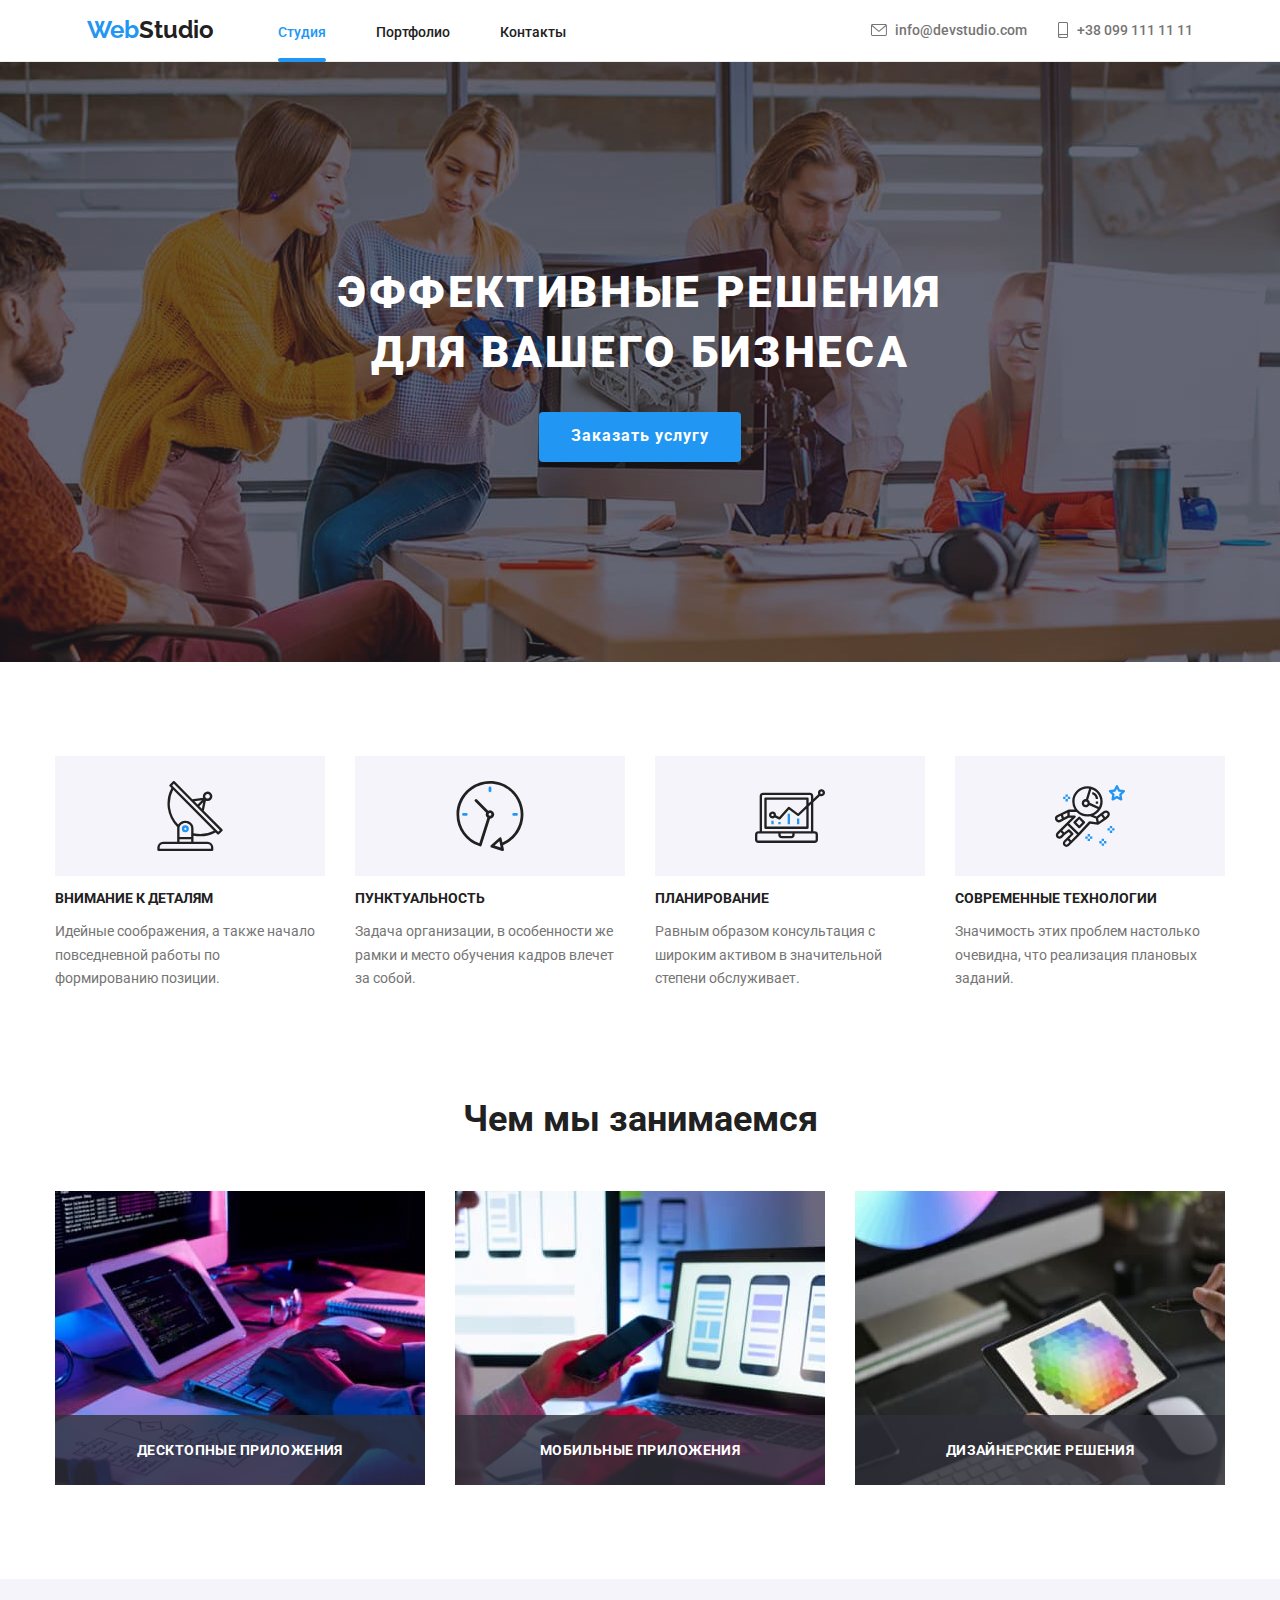
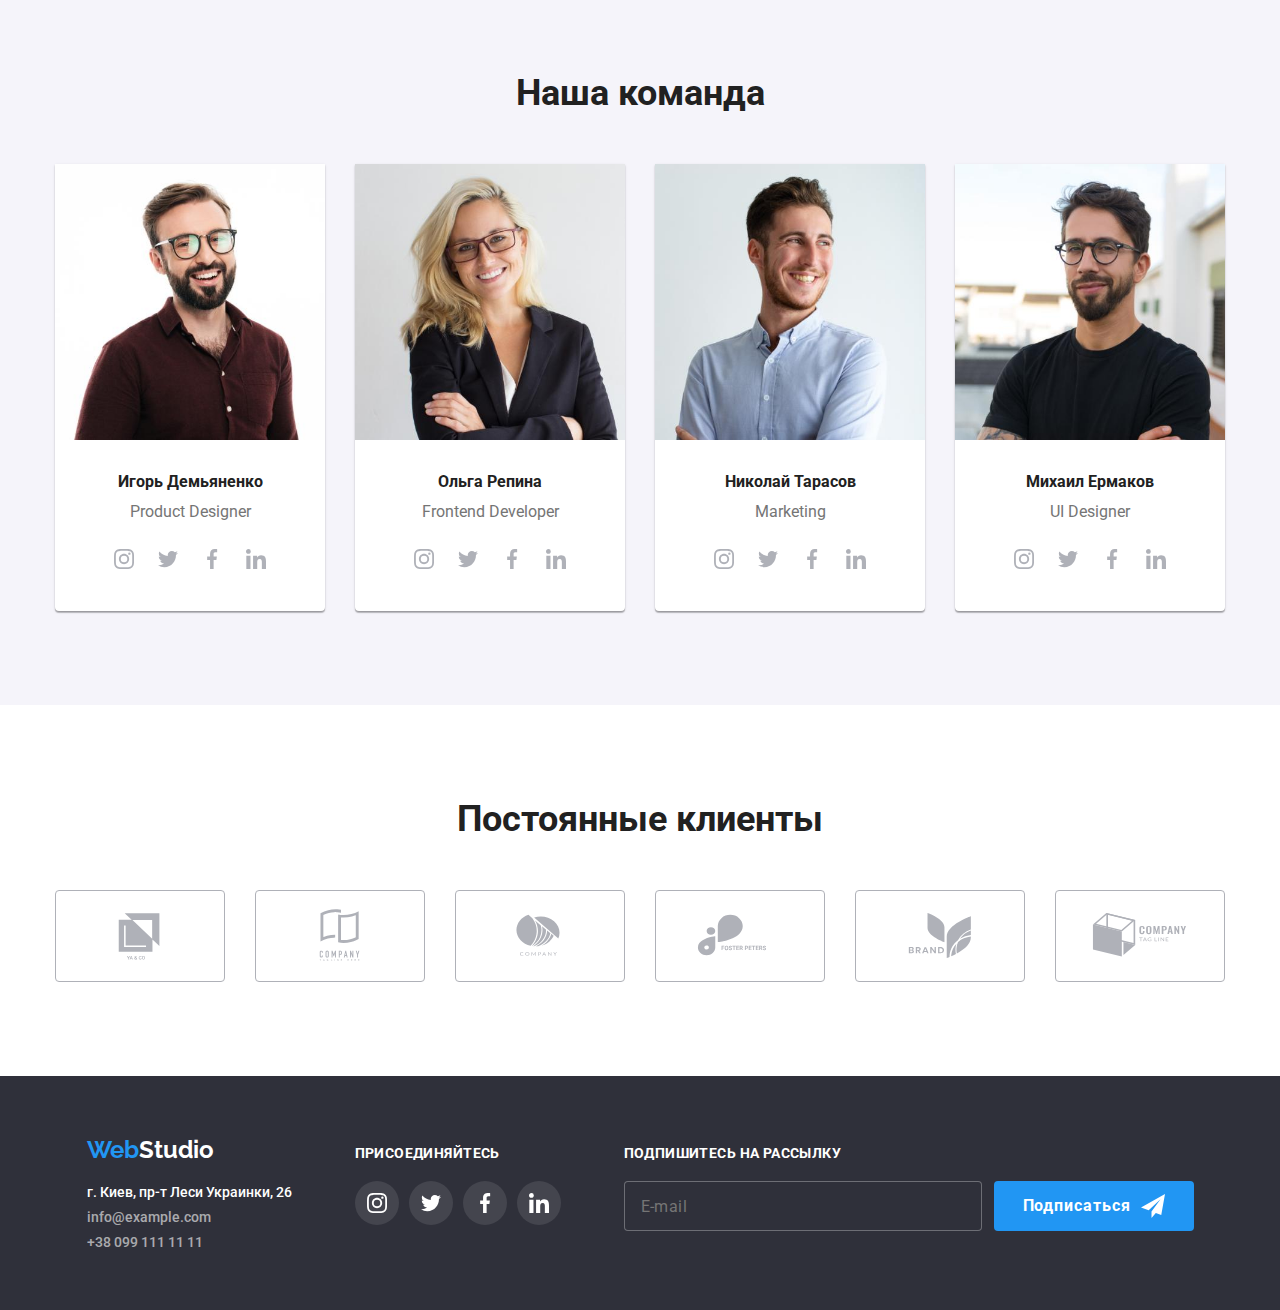
<file: index.html>
<!DOCTYPE html>
<html lang="ru">
	<head>
		<title>Main page</title>
		<meta charset="utf-8">
		<meta name="viewport" content="width=device-width, initial-scale=1.0"/>
		<link rel="preconnect" href="https://fonts.googleapis.com">
		<link rel="preconnect" href="https://fonts.gstatic.com" crossorigin>
		<link href="https://fonts.googleapis.com/css2?family=Raleway:wght@700&family=Roboto:wght@400;500;700;900&display=swap"
			rel="stylesheet">
		<link rel="stylesheet" href="https://cdnjs.cloudflare.com/ajax/libs/modern-normalize/1.1.0/modern-normalize.min.css">
		<link rel="stylesheet" href="./css/main.min.css">
	</head>
	<body>
	<header class="header">
		<div class="container header__container">
			<nav class="header__nav">
				<a href="index.html" class="header__logo"><span class="logo--second-color">Web</span>Studio</a>
				
				<button type="button" class="header__btn is-open"  data-menu-button>
				<svg width="19" height="19" aria-label="Переключатель мобильного меню">
					<use class="icon-menu" href="./images/menu-mob.svg#menu-mob"></use>
				</svg>
				</button>
				<div class="header__nav-menu" id="header__nav-menu" data-menu>
					<button type="button" class="header__btn-cross is-open"  data-menu-close>
						<svg width="19" height="19" aria-label="Переключатель мобильного меню">
							<use class="icon-cross" href="./images/menu-mob.svg#close-icon"></use>
							
						</svg>
					</button>
					
					<div class="header__navigation">
						<ul class="header__list">
							<li class="header__nav-item"><a href="./index.html" class="header__link-active">Студия</a></li>
							<li class="header__nav-item"><a href="./portfolio.html" class="header__link">Портфолио</a></li>
							<li class="header__nav-item"><a href="" class="header__link">Контакты</a></li>
					</ul></div>
					<div>
					<div class="header__contacts">
						<ul class="header__contacts-list">
							<li class="header__item">
								<a href="tel:+380991111111" class="header__contact-phone">
									<svg class="header__phone">
										<use href="./images/symbol-defs.svg#icon-smartphone"></use>
									</svg>
									+38 099 111 11 11</a>
							</li>
							<li class="header__item">
								<a href="mailto:info@devstudio.com" class="header__contact-mail">
									<svg class="header__mail">
										<use href="./images/symbol-defs.svg#icon-envelope"></use>
									</svg>
								info@devstudio.com</a>
								
							</li>
						</ul>
					</div>

					<div class="header__social">
						<ul class="header__social-list">
							<li class="header__social-items"><a class="header__social-item" href="">Instagram</a></li>
							<li class="header__social-items"><a class="header__social-item" href="">Twitter</a></li>
							<li class="header__social-items"><a class="header__social-item" href="">Facebook</a></li>
							<li class="header__social-items"><a class="header__social-item" href="">LinkedIn</a></li>
						</ul>
					</div>
					</div>	
				</div>
			</nav>
			
	
		</div>
	</header>
<main>
		<section class="hero-screen">
			<h1 class="hero-screen__title">Эффективные решения <br> для вашего бизнеса</h1>
			
			<button type="button" class="hero-screen__btn" data-modal-open>Заказать услугу</button>
		
		</section>

<section class="features section">
	<div class="container">
			<ul class="features__list">
				<li class="features__item">
					<div class="features__picture">
						<svg class="features__icon" ><use href="./images/symbol-defs.svg#icon-antenna-1" ></use></svg>
					</div>
					<h3 class="features__head">Внимание к деталям</h3>
					<p class="features__text">
						Идейные соображения, а также
						начало повседневной работы по
						формированию позиции.
					</p>
				</li>
				<li class="features__item">
					<div class="features__picture">
						<svg class="features__icon">
							<use href="./images/symbol-defs.svg#icon-clock-1"></use>
						</svg>
					</div>
				<h3 class="features__head">Пунктуальность</h3>
					<p class="features__text">
						Задача организации, в особенности
						же рамки и место обучения кадров
						влечет за собой.
					</p>
				</li>
				<li class="features__item">
					<div class="features__picture">
						<svg class="features__icon">
							<use href="./images/symbol-defs.svg#icon-diagram-1"></use>
						</svg>
					</div>
				<h3 class="features__head">Планирование</h3>
					<p class="features__text">
						Равным образом консультация с
						широким активом в значительной
						степени обслуживает.
					</p>
				</li>
				<li class="features__item">
					<div class="features__picture">
						<svg class="features__icon">
							<use href="./images/symbol-defs.svg#icon-astronaut-1"></use>
						</svg>
					</div>
				<h3 class="features__head">Современные технологии</h3>
					<p class="features__text">
						Значимость этих проблем настолько
						очевидна, что реализация плановых
						заданий.
					</p>
				</li>
			</ul>
			</div>
		</section>

<section class="tasks section">
	<div class="container">
			<h2 class="tasks__title">Чем мы занимаемся</h2>
			<ul class="tasks__list">
				<li class="tasks__image">
					<img 
					srcset="
					./images/desktop/box1.jpg 1x,
					./images/desktop/box@2x.jpg 2x,
				"
					
					src="./images/desktor/box1.jpg" 
					 alt="Computer">
					<div class="tasks__cover-text">
						<span>Десктопные приложения</span>
					</div>
				</li>
				<li class="tasks__image">
					<img 
					srcset="
					./images/desktop/box2.jpg 1x,
					./images/desktop/box2@2x.jpg 2x,
				"
					
					src="./images/desktor/box2.jpg" 

					alt="Phone">
				<div class="tasks__cover-text">
					<span>Мобильные приложения</span>
				</div>
				</li>
				<li class="tasks__image">
					<img srcset="
					./images/desktop/box3.jpg 1x,
					./images/desktop/box3@2x.jpg 2x,
				"
					
					src="./images/desktor/box3.jpg"  alt="Tablet">
				<div class="tasks__cover-text">
					<span>Дизайнерские решения</span>
				</div>
				</li>
			</ul>
	</div>
	</section>


<section class="team section">
	<div class="container">
		<h2 class="team__title">Наша команда</h2>
		<ul class="team__list">
				<li class="team__item"><img 
					srcset="
					./images/mobile/img.jpg 1x,
					./images/mobile/img@2x.jpg 2x,
					./images/tablet/img.jpg 1x,
					./images/tablet/img@2x.jpg 2x,
					./images/desktop/img.jpg 1x,
					./images/desktop/img@2x.jpg 2x,
				"
					sizes="(min-width: 1200px) 270px, (min-width:768px) 354px"
					
					src="./images/mobile/img.jpg" alt="Human1" class="team-img">
					<div class="team__employee"><h3 class="team__employee-name"><b>Игорь Демьяненко</b></h3>
					<p class="team__employee-position">Product Designer</p>
					<ul class="team__social-links">
						<li class="team__social-list"><a class="team__link-btn" href="">
								<svg class="team__icon">
									<use href="./images/symbol-defs.svg#icon-instagram-2"></use>
								</svg></a>
						</li>
						<li class="team__social-list"><a class="team__link-btn" href="">
								<svg class="team__icon">
									<use href="./images/symbol-defs.svg#icon-twitter-1"></use>
								</svg></a>
						</li>
						<li class="team__social-list"><a class="team__link-btn" href="">
								<svg class="team__icon">
									<use href="./images/symbol-defs.svg#icon-facebook-1"></use>
								</svg></a>
						</li>
						<li class="team__social-list"><a class="team__link-btn" href="">
								<svg class="team__icon">
									<use href="./images/symbol-defs.svg#icon-linkedin-1"></use>
								</svg></a>
						</li>
					</ul></div>
				</li>
				<li class="team__item"><img 
					srcset="
					./images/mobile/img1.jpg 1x,
					./images/mobile/img1@2x.jpg 2x,
					./images/tablet/img1.jpg 1x,
					./images/tablet/img1@2x.jpg 2x,
					./images/desktop/img1.jpg 1x,
					./images/desktop/img1@2x.jpg 2x,
				"
					sizes="(min-width: 1200px) 270px, (min-width:768px) 354px"
					
					src="./images/mobile/img1.jpg" alt="Human2" class="team-img">
					<div class="team__employee"><h3 class="team__employee-name"><b>Ольга Репина</b></h3>
					<p class="team__employee-position">Frontend Developer</p>
					<ul class="team__social-links">
						<li class="team__social-list"><a class="team__link-btn" href="">
								<svg class="team__icon">
									<use href="./images/symbol-defs.svg#icon-instagram-2"></use>
								</svg></a>
						</li>
						<li class="team__social-list"><a class="team__link-btn" href="">
								<svg class="team__icon">
									<use href="./images/symbol-defs.svg#icon-twitter-1"></use>
								</svg></a>
						</li>
						<li class="team__social-list"><a class="team__link-btn" href="">
								<svg class="team__icon">
									<use href="./images/symbol-defs.svg#icon-facebook-1"></use>
								</svg></a>
						</li>
						<li class="team__social-list"><a class="team__link-btn" href="">
								<svg class="team__icon">
									<use href="./images/symbol-defs.svg#icon-linkedin-1"></use>
								</svg></a>
						</li>
					</ul></div>
				</li>
				<li class="team__item"><img 
					srcset="
					./images/mobile/img2.jpg 1x,
					./images/mobile/img2@2x.jpg 2x,
					./images/tablet/img2.jpg 1x,
					./images/tablet/img2@2x.jpg 2x,
					./images/desktop/img2.jpg 1x,
					./images/desktop/img12@2x.jpg 2x,
				"
					sizes="(min-width: 1200px) 270px, (min-width:768px) 354px"
					
					src="./images/mobile/img2.jpg" 
					
					 alt="Human3" class="team-img">
					<div class="team__employee"><h3 class="team__employee-name"><b>Николай Тарасов</b></h3>
					<p class="team__employee-position">Marketing</p>
					<ul class="team__social-links">
						<li class="team__social-list"><a class="team__link-btn" href="">
								<svg class="team__icon">
									<use href="./images/symbol-defs.svg#icon-instagram-2"></use>
								</svg></a>
						</li>
						<li class="team__social-list"><a class="team__link-btn" href="">
								<svg class="team__icon">
									<use href="./images/symbol-defs.svg#icon-twitter-1"></use>
								</svg></a>
						</li>
						<li class="team__social-list"><a class="team__link-btn" href="">
								<svg class="team__icon">
									<use href="./images/symbol-defs.svg#icon-facebook-1"></use>
								</svg></a>
						</li>
						<li class="team__social-list"><a class="team__link-btn" href="">
								<svg class="team__icon">
									<use href="./images/symbol-defs.svg#icon-linkedin-1"></use>
								</svg></a>
						</li>
					</ul></div>
				</li>
				<li class="team__item"><img 
					srcset="
					./images/mobile/img3.jpg 1x,
					./images/mobile/img3@2x.jpg 2x,
					./images/tablet/img3.jpg 1x,
					./images/tablet/img3@2x.jpg 2x,
					./images/desktop/img3.jpg 1x,
					./images/desktop/img3@2x.jpg 2x,
				"
					sizes="(min-width: 1200px) 270px, (min-width:768px) 354px"
					
					src="./images/mobile/img3.jpg" 
					
					
					 alt="Human4" class="team-img">
					<div class="team__employee"><h3 class="team__employee-name"><b>Михаил Ермаков</b></h3>
					<p class="team__employee-position">UI Designer</p>
					<ul class="team__social-links">
						<li class="team__social-list"><a class="team__link-btn" href="">
								<svg class="team__icon">
									<use href="./images/symbol-defs.svg#icon-instagram-2"></use>
								</svg></a>
						</li>
						<li class="team__social-list"><a class="team__link-btn" href="">
								<svg class="team__icon">
									<use href="./images/symbol-defs.svg#icon-twitter-1"></use>
								</svg></a>
						</li>
						<li class="team__social-list"><a class="team__link-btn" href="">
								<svg class="team__icon">
									<use href="./images/symbol-defs.svg#icon-facebook-1"></use>
								</svg></a>
						</li>
						<li class="team__social-list"><a class="team__link-btn" href="">
								<svg class="team__icon">
									<use href="./images/symbol-defs.svg#icon-linkedin-1"></use>
								</svg></a>
						</li>
					</ul></div>
				</li>
		</ul>
		</div>
	</section>
	<section class="clients section">
		<div class="container">
			<h2 class="clients__title">Постоянные клиенты</h2>
			<ul class="clients__list">
				<li class="clients__item"><a class="clients__link" href=""><svg class="clients__icon"><use href="./images/symbol-defs.svg#icon-Logo"></use></svg></a></li>
				<li class="clients__item"><a class="clients__link" href=""><svg class="clients__icon"><use href="./images/symbol-defs.svg#icon-Logo-2"></use></svg></a></li>
				<li class="clients__item"><a class="clients__link" href=""><svg class="clients__icon"><use href="./images/symbol-defs.svg#icon-Logo-3"></use></svg></a></li>
				<li class="clients__item"><a class="clients__link" href=""><svg class="clients__icon"><use href="./images/symbol-defs.svg#icon-Logo-4"></use></svg></a></li>
				<li class="clients__item"><a class="clients__link" href=""><svg class="clients__icon"><use href="./images/symbol-defs.svg#icon-Logo-5"></use></svg></a></li>
				<li class="clients__item"><a class="clients__link" href=""><svg class="clients__icon"><use href="./images/symbol-defs.svg#icon-Logo-6"></use></svg></a></li>

			</ul>
			
		</div>
	</section>

</main>
		<footer class="footer">
			<div class="container">
				<div class="footer__column">
			<a href="" class="footer__logo"><span class="logo--second-color">Web</span>Studio</a>
			<address class="footer__address">г. Киев, пр-т Леси Украинки, 26</address>
				<ul class="footer__list">
					<li class="footer__contact-item"><a href="mailto:info@example.com" class="footer__contacts">info@example.com</a></li>
					<li class="footer__contact-item"><a href="tel:+380991111111" class="footer__contacts">+38 099 111 11 11</a></li>
				</ul>
				</div>
				<div class="footer__column-social"><h4 class="footer__title">ПРИСОЕДИНЯЙТЕСЬ</h4>
				<ul class="footer__social">
				<li class="footer__social-item"><a href="" class="footer__social-link">
					<svg class="footer__icon">
						<use href="./images/symbol-defs.svg#icon-instagram-2"></use>
					</svg>
				</a></li>
				<li class="footer__social-item"><a href="" class="footer__social-link">
					<svg class="footer__icon">
						<use href="./images/symbol-defs.svg#icon-twitter-1"></use>
					</svg>
				</a></li>
				<li class="footer__social-item"><a href="" class="footer__social-link">
					<svg class="footer__icon">
						<use href="./images/symbol-defs.svg#icon-facebook-1"></use>
					</svg>
				</a></li>
				<li class="footer__social-item"><a href="" class="footer__social-link">
					<svg class="footer__icon">
						<use href="./images/symbol-defs.svg#icon-linkedin-1"></use>
					</svg>
				</a></li></ul>
				</div>
				<div class="footer__column-subscribe">
					<h4 class="footer__title">Подпишитесь на рассылку</h4>
				<form action="footer__subscribe-form">
				<div class="footer__form">
				<input class="footer__email-area" type="email" name="mail-footer" id="mail-footer" placeholder="E-mail"/>	
								<button class="footer__subscribe-btn" type="submit">Подписаться <svg class="footer__send-icon">
										<use href="./images/icons.svg#icon-send"></use>
									</svg></button>
				</div>	
				</form>
				
				</div>
			</div>
		</footer>
		<div class="backdrop is-hidden" data-modal>
			<div class="modal">
				<button class="modal__btn-close" data-modal-close>
					<svg class="modal__close-icon">
						<use href="./images/symbol-defs-1.svg#icon-ellipse">
						
						</use>
					</svg>
				</button>
				<h2 class="modal__title">Оставьте свои данные, мы вам перезвоним</h2>
				<form class="form">
				<div class="modal__form">
					<div class="modal__form-field">
						
						<svg class="modal__user-icon"><use href="./images/icons.svg#icon-user"></use></svg>
					<label for="name" class="modal__label">Имя</label>
					<input type="text" name="name" class="modal__input" id="name"/>
					</div>
					<div class="modal__form-field">
						<svg class="modal__user-icon">
							<use href="./images/icons.svg#icon-tel"></use>
						</svg>
					<label for="tel" class="modal__label">Телефон</label>
					<input type="tel" name="tel" class="modal__input" id="tel">
					</div>
					<div class="modal__form-field">
						<svg class="modal__user-icon">
							<use href="./images/icons.svg#icon-email"></use>
						</svg>
					<label for="mail-form" class="modal__label">Почта</label>
					<input type="email" name="mail-form" class="modal__input" id="mail-form"></div>
						<div class="modal__form-field">
					<label for="comment" class="modal__label">Комментарий</label>
					<textarea name="comment" id="comment" placeholder="Введите текст" class="modal__comment-area" cols="30" rows="10"></textarea></div>
					
				</div>
				<div class="modal__conditions">
				
				<label class="modal__checkbox-label"><input class="modal__checkbox" type="checkbox" name="checkbox" id="checkbox" value="checkbox" />
				<span class="modal__conditions-accept"></span><span class="modal__text-conditions">Соглашаюсь с рассылкой и принимаю <a class="modal__link-conditions" href="#">Условия договора</a></span>
				</label>
				
				</div>
				<button class="modal__send-btn" type="submit">Отправить</button>
				</form>
			</div>
		</div>
		<script defer src="js/menu.js"></script>
		<script src="./js/modal.js"></script>
		
	</body>
</html>
</file>
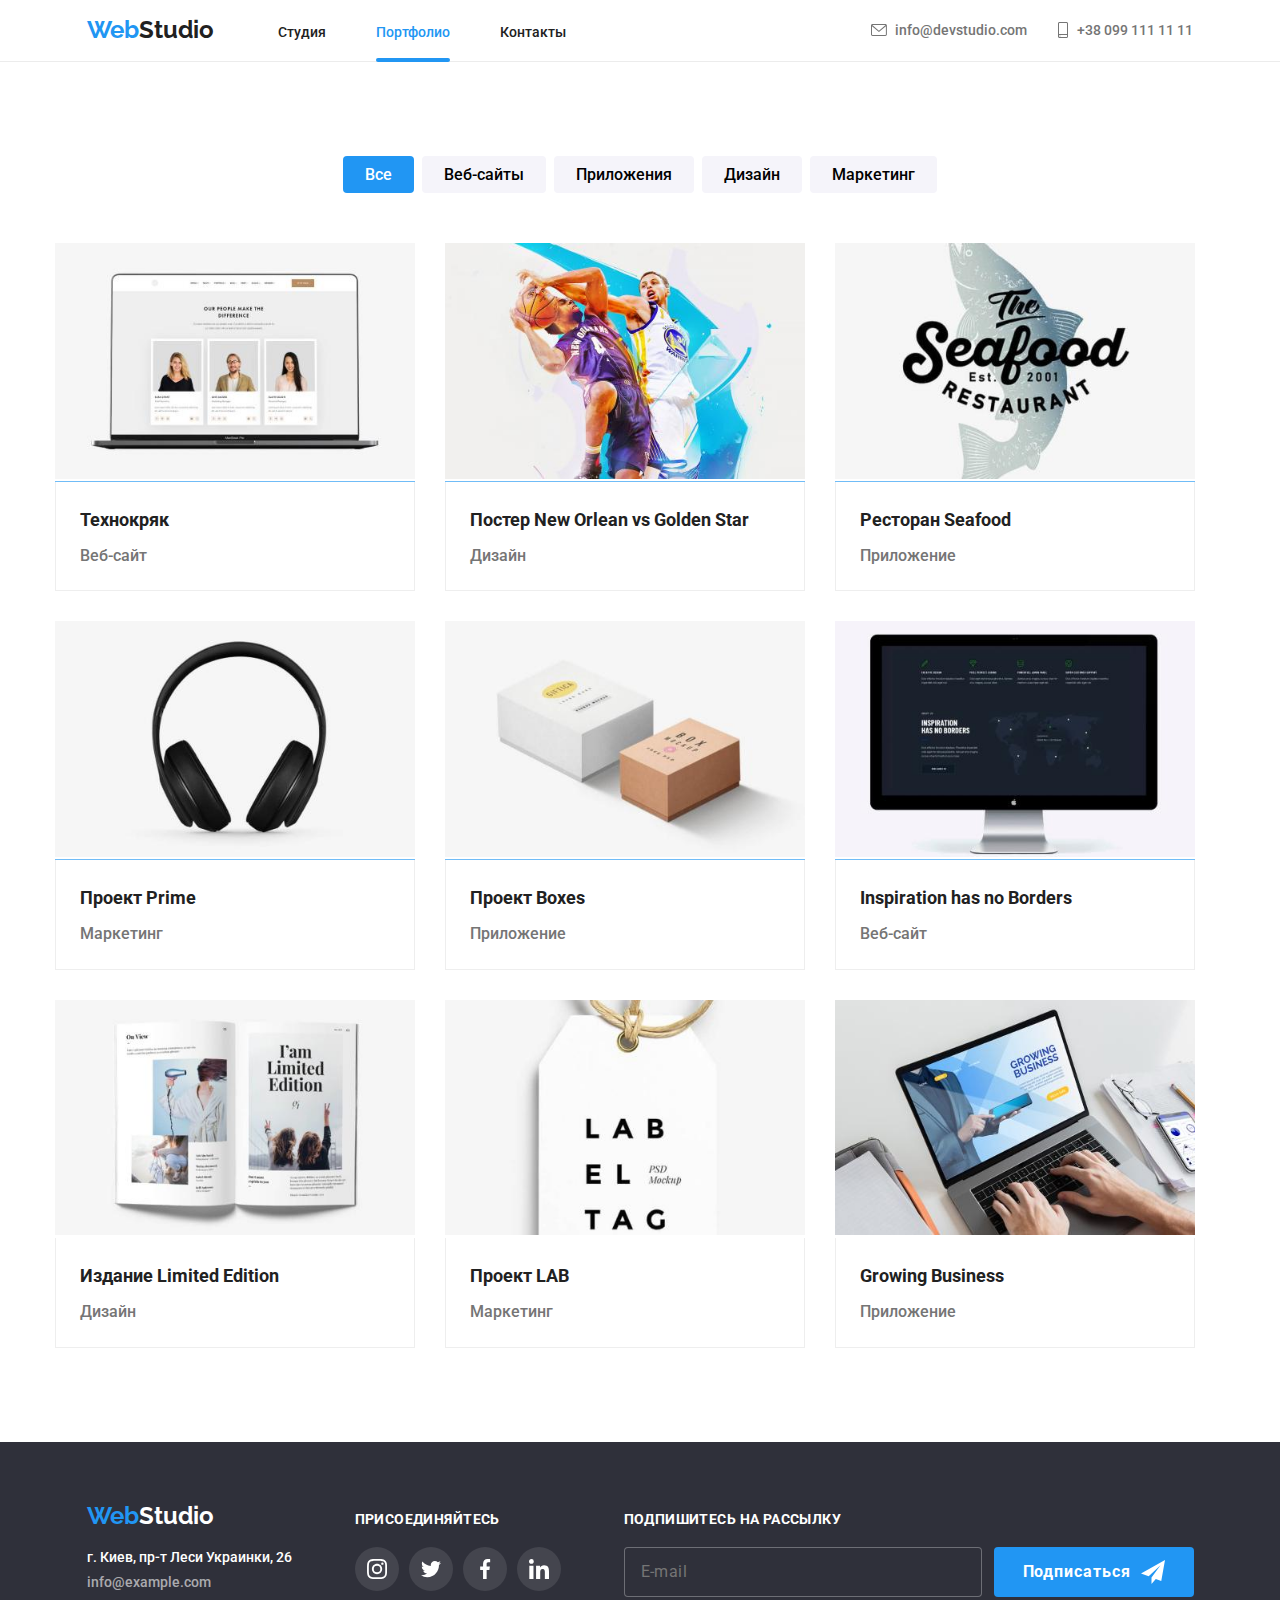
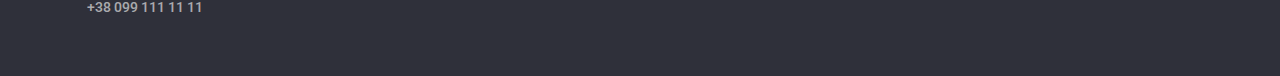
<file: portfolio.html>
<!DOCTYPE html>
<html lang="ru">
    
    <head>
        <title>Portfolio</title>
        <meta charset="utf-8">
        <meta name="viewport" content="width=device-width, initial-scale=1.0" />
        <link rel="preconnect" href="https://fonts.googleapis.com">
        <link rel="preconnect" href="https://fonts.gstatic.com" crossorigin>
        <link href="https://fonts.googleapis.com/css2?family=Raleway:wght@700&family=Roboto:wght@400;500;700;900&display=swap"
            rel="stylesheet">
        <link rel="stylesheet" href="https://cdnjs.cloudflare.com/ajax/libs/modern-normalize/1.1.0/modern-normalize.min.css">
        <link rel="stylesheet" href="./css/main.min.css">
    </head>
<body>
<header class="header">
    <div class="container header__container">
        <nav class="header__nav">
            <a href="index.html" class="header__logo"><span class="logo--second-color">Web</span>Studio</a>

            <button type="button" class="header__btn is-open" data-menu-button>
                <svg width="19" height="19" aria-label="Переключатель мобильного меню">
                    <use class="icon-menu" href="./images/menu-mob.svg#menu-mob"></use>
                </svg>
            </button>
            <div class="header__nav-menu" id="header__nav-menu" data-menu>
                <button type="button" class="header__btn-cross is-open" data-menu-close>
                    <svg width="19" height="19" aria-label="Переключатель мобильного меню">
                        <use class="icon-cross" href="./images/menu-mob.svg#close-icon"></use>

                    </svg>
                </button>

                <div class="header__navigation">
                    <ul class="header__list">
                        <li class="header__nav-item"><a href="./index.html" class="header__link">Студия</a></li>
                        <li class="header__nav-item"><a href="./portfolio.html" class="header__link-active">Портфолио</a></li>
                        <li class="header__nav-item"><a href="" class="header__link">Контакты</a></li>
                    </ul>
                </div>
                <div>
                    <div class="header__contacts">
                        <ul class="header__contacts-list">
                            <li class="header__item">
                                <a href="tel:+380991111111" class="header__contact-phone">
                                    <svg class="header__phone">
                                        <use href="./images/symbol-defs.svg#icon-smartphone"></use>
                                    </svg>
                                    +38 099 111 11 11</a>
                            </li>
                            <li class="header__item">
                                <a href="mailto:info@devstudio.com" class="header__contact-mail">
                                    <svg class="header__mail">
                                        <use href="./images/symbol-defs.svg#icon-envelope"></use>
                                    </svg>
                                    info@devstudio.com</a>

                            </li>
                        </ul>
                    </div>

                    <div class="header__social">
                        <ul class="header__social-list">
                            <li class="header__social-items"><a class="header__social-item" href="">Instagram</a></li>
                            <li class="header__social-items"><a class="header__social-item" href="">Twitter</a></li>
                            <li class="header__social-items"><a class="header__social-item" href="">Facebook</a></li>
                            <li class="header__social-items"><a class="header__social-item" href="">LinkedIn</a></li>
                        </ul>
                    </div>
                </div>
            </div>
        </nav>


    </div>
</header>
<main>
    <section class="portfolio">
    <div class="container">    
    
        <ul class="portfolio__filter">
            <li class="portfolio__filter-item"><button type="button" class="portfolio__filter-btn-active">Все</button></li>
            <li class="portfolio__filter-item"><button type="button" class="portfolio__filter-btn">Веб-сайты</button></li>
            <li class="portfolio__filter-item"><button type="button" class="portfolio__filter-btn">Приложения</button></li>
            <li class="portfolio__filter-item"><button type="button" class="portfolio__filter-btn">Дизайн</button></li>
            <li class="portfolio__filter-item"><button type="button" class="portfolio__filter-btn">Маркетинг</button></li>
        </ul>
    
        <ul class="portfolio__product-card">
            <li class="portfolio__card-item"><a class="portfolio__card-link" href="#">
                <div class="portfolio__card-img">
                <img 
                srcset="
					./images/mobile/portfolio1.jpg 1x,
					./images/mobile/portfolio1@2x.jpg 2x,
					./images/tablet/portfolio1.jpg 1x,
					./images/tablet/portfolio1@2x.jpg 2x,
					./images/desktop/portfolio1.jpg 1x,
					./images/desktop/portfolio1@2x.jpg 2x,
				"
					sizes="(min-width: 1200px) 270px, (min-width:768px) 354px"
					
					src="./images/mobile/portfolio1.jpg"
                
                
                  alt="Ноутбук" class="portfolio__img">
                <div  class="portfolio__card-overlay">
                <p  class="portfolio__overlay-text">Технокряк это современная площадка распространения коронавируса. Компании используют эту
                    платформу для цифрового
                    шпионажа и атак на защищённые сервера конкурентов.</p>
                </div>
                </div>
                <div class="portfolio__card-title">
                <h3 class="portfolio__image-title">Технокряк</h3>
                <p class="portfolio__chapter">Веб-сайт</p>
                </div></a>
            </li>
            <li class="portfolio__card-item"><a class="portfolio__card-link" href="#">
                <div class="portfolio__card-img">
                <img srcset="
					./images/mobile/portfolio2.jpg 1x,
					./images/mobile/portfolio2@2x.jpg 2x,
					./images/tablet/portfolio2.jpg 1x,
					./images/tablet/portfolio2@2x.jpg 2x,
					./images/desktop/portfolio2.jpg 1x,
					./images/desktop/portfolio2@2x.jpg 2x,
				"
					sizes="(min-width: 1200px) 270px, (min-width:768px) 354px"
					
					src="./images/mobile/portfolio2.jpg"  alt="Баскетболисты" class="portfolio__img">
                <div class="portfolio__card-overlay">
                    <p class="portfolio__overlay-text">Технокряк это современная площадка распространения коронавируса. Компании используют эту
                        платформу для цифрового
                        шпионажа и атак на защищённые сервера конкурентов.</p>
                </div>
                </div>
                <div class="portfolio__card-title">
                <h3 class="portfolio__image-title">Постер New Orlean vs Golden Star</h3>
                <p class="portfolio__chapter">Дизайн</p></div></a>

            </li>
            <li class="portfolio__card-item"><a class="portfolio__card-link" href="#">
                <div class="portfolio__card-img">
                <img srcset="
					./images/mobile/portfolio3.jpg 1x,
					./images/mobile/portfolio3@2x.jpg 2x,
					./images/tablet/portfolio3.jpg 1x,
					./images/tablet/portfolio3@2x.jpg 2x,
					./images/desktop/portfolio3.jpg 1x,
					./images/desktop/portfolio3@2x.jpg 2x,
				"
					sizes="(min-width: 1200px) 270px, (min-width:768px) 354px"
					
					src="./images/mobile/portfolio3.jpg"  alt="Рибный ресторан" class="portfolio__img">
                <div class="portfolio__card-overlay">
                    <p class="portfolio__overlay-text">Технокряк это современная площадка распространения коронавируса. Компании используют эту
                        платформу для цифрового
                        шпионажа и атак на защищённые сервера конкурентов.</p>
                </div>
                </div>
                <div class="portfolio__card-title">
                <h3 class="portfolio__image-title">Ресторан Seafood</h3>
                <p class="portfolio__chapter">Приложение</p></div></a>

            </li>
            <li class="portfolio__card-item"><a class="portfolio__card-link" href="#">
                <div class="portfolio__card-img">
                <img srcset="
					./images/mobile/portfolio4.jpg 1x,
					./images/mobile/portfolio4@2x.jpg 2x,
					./images/tablet/portfolio4.jpg 1x,
					./images/tablet/portfolio4@2x.jpg 2x,
					./images/desktop/portfolio4.jpg 1x,
					./images/desktop/portfolio4@2x.jpg 2x,
				"
					sizes="(min-width: 1200px) 270px, (min-width:768px) 354px"
					
					src="./images/mobile/portfolio4.jpg" alt="Наушники" class="portfolio__img">
                <div class="portfolio__card-overlay">
                    <p class="portfolio__overlay-text">Технокряк это современная площадка распространения коронавируса. Компании используют эту
                        платформу для цифрового
                        шпионажа и атак на защищённые сервера конкурентов.</p>
                </div>
                </div>
                <div class="portfolio__card-title">
                <h3 class="portfolio__image-title">Проект Prime</h3>
                <p class="portfolio__chapter">Маркетинг</p></div></a>

            </li>
            <li class="portfolio__card-item"><a class="portfolio__card-link" href="#">
                <div class="portfolio__card-img">
                <img srcset="
					./images/mobile/portfolio5.jpg 1x,
					./images/mobile/portfolio5@2x.jpg 2x,
					./images/tablet/portfolio5.jpg 1x,
					./images/tablet/portfolio5@2x.jpg 2x,
					./images/desktop/portfolio5.jpg 1x,
					./images/desktop/portfolio5@2x.jpg 2x,
				"
					sizes="(min-width: 1200px) 270px, (min-width:768px) 354px"
					
					src="./images/mobile/portfolio5.jpg" alt="Коробки" class="portfolio__img">
                <div class="portfolio__card-overlay">
                    <p class="portfolio__overlay-text">Технокряк это современная площадка распространения коронавируса. Компании используют эту
                        платформу для цифрового
                        шпионажа и атак на защищённые сервера конкурентов.</p>
                </div>
                </div>
                <div class="portfolio__card-title">
                <h3 class="portfolio__image-title">Проект Boxes</h3>
                <p class="portfolio__chapter">Приложение</p></div></a>

            </li>
            <li class="portfolio__card-item"><a class="portfolio__card-link" href="#">
                <div class="portfolio__card-img">
                <img srcset="
					./images/mobile/portfolio6.jpg 1x,
					./images/mobile/portfolio6@2x.jpg 2x,
					./images/tablet/portfolio6.jpg 1x,
					./images/tablet/portfolio6@2x.jpg 2x,
					./images/desktop/portfolio6.jpg 1x,
					./images/desktop/portfolio6@2x.jpg 2x,
				"
					sizes="(min-width: 1200px) 270px, (min-width:768px) 354px"
					
					src="./images/mobile/portfolio6.jpg" alt="Монитор Макбук" class="portfolio__img">
                <div class="portfolio__card-overlay">
                    <p class="portfolio__overlay-text">Технокряк это современная площадка распространения коронавируса. Компании используют эту
                        платформу для цифрового
                        шпионажа и атак на защищённые сервера конкурентов.</p>
                </div>
                </div>
                <div class="portfolio__card-title">
                <h3 class="portfolio__image-title">Inspiration has no Borders</h3>
                <p class="portfolio__chapter">Веб-сайт</p></div></a>

            </li>
            <li class="portfolio__card-item"><a class="portfolio__card-link" href="#">
                <div class="portfolio__card-img">
                <img srcset="
					./images/mobile/portfolio7.jpg 1x,
					./images/mobile/portfolio7@2x.jpg 2x,
					./images/tablet/portfolio7.jpg 1x,
					./images/tablet/portfolio7@2x.jpg 2x,
					./images/desktop/portfolio7.jpg 1x,
					./images/desktop/portfolio7@2x.jpg 2x,
				"
					sizes="(min-width: 1200px) 270px, (min-width:768px) 354px"
					
					src="./images/mobile/portfolio7.jpg" alt="Журнал" class="portfolio__img">
                <div class="portfolio__card-overlay">
                    <p class="portfolio__overlay-text">Технокряк это современная площадка распространения коронавируса. Компании используют эту
                        платформу для цифрового
                        шпионажа и атак на защищённые сервера конкурентов.</p>
                </div>
                </div>
                <div class="portfolio__card-title">
                <h3 class="portfolio__image-title">Издание Limited Edition</h3>
                <p class="portfolio__chapter">Дизайн</p></div></a>

            </li>
            <li class="portfolio__card-item"><a class="portfolio__card-link" href="#">
                <div class="portfolio__card-img">
                <img srcset="
					./images/mobile/portfolio8.jpg 1x,
					./images/mobile/portfolio8@2x.jpg 2x,
					./images/tablet/portfolio8.jpg 1x,
					./images/tablet/portfolio8@2x.jpg 2x,
					./images/desktop/portfolio8.jpg 1x,
					./images/desktop/portfolio8@2x.jpg 2x,
				"
					sizes="(min-width: 1200px) 270px, (min-width:768px) 354px"
					
					src="./images/mobile/portfolio8.jpg" alt="Бирка" class="portfolio__img">
                <div class="portfolio__card-overlay">
                    <p class="portfolio__overlay-text">Технокряк это современная площадка распространения коронавируса. Компании используют эту
                        платформу для цифрового
                        шпионажа и атак на защищённые сервера конкурентов.</p>
                </div>
                </div>
                <div class="portfolio__card-title">
                <h3 class="portfolio__image-title">Проект LAB</h3>
                <p class="portfolio__chapter">Маркетинг</p></div></a>

            </li>
            <li class="portfolio__card-item"><a class="portfolio__card-link" href="#">
                <div class="portfolio__card-img">
                <img srcset="
					./images/mobile/portfolio9.jpg 1x,
					./images/mobile/portfolio9@2x.jpg 2x,
					./images/tablet/portfolio9.jpg 1x,
					./images/tablet/portfolio9@2x.jpg 2x,
					./images/desktop/portfolio9.jpg 1x,
					./images/desktop/portfolio9@2x.jpg 2x,
				"
					sizes="(min-width: 1200px) 270px, (min-width:768px) 354px"
					
					src="./images/portfolio9.jpg"  alt="Поиск на ноутбуке" class="portfolio__img">
                <div class="portfolio__card-overlay">
                    <p class="portfolio__overlay-text">Технокряк это современная площадка распространения коронавируса. Компании используют эту
                        платформу для цифрового
                        шпионажа и атак на защищённые сервера конкурентов.</p>
                </div>
                </div>
                <div class="portfolio__card-title">
                <h3 class="portfolio__image-title">Growing Business</h3>
                <p class="portfolio__chapter">Приложение</p></div></a>

            </li>
        </ul>
    </div>
    </section>
</main>
    <footer class="footer">
        <div class="container">
            <div class="footer__column">
                <a href="" class="footer__logo"><span class="logo--second-color">Web</span>Studio</a>
                <address class="footer__address">г. Киев, пр-т Леси Украинки, 26</address>
                <ul class="footer__list">
                    <li class="footer__contact-item"><a href="mailto:info@example.com"
                            class="footer__contacts">info@example.com</a></li>
                    <li class="footer__contact-item"><a href="tel:+380991111111" class="footer__contacts">+38 099 111 11
                            11</a></li>
                </ul>
            </div>
            <div class="footer__column-social">
                <h4 class="footer__title">ПРИСОЕДИНЯЙТЕСЬ</h4>
                <ul class="footer__social">
                    <li class="footer__social-item"><a href="" class="footer__social-link">
                            <svg class="footer__icon">
                                <use href="./images/symbol-defs.svg#icon-instagram-2"></use>
                            </svg>
                        </a></li>
                    <li class="footer__social-item"><a href="" class="footer__social-link">
                            <svg class="footer__icon">
                                <use href="./images/symbol-defs.svg#icon-twitter-1"></use>
                            </svg>
                        </a></li>
                    <li class="footer__social-item"><a href="" class="footer__social-link">
                            <svg class="footer__icon">
                                <use href="./images/symbol-defs.svg#icon-facebook-1"></use>
                            </svg>
                        </a></li>
                    <li class="footer__social-item"><a href="" class="footer__social-link">
                            <svg class="footer__icon">
                                <use href="./images/symbol-defs.svg#icon-linkedin-1"></use>
                            </svg>
                        </a></li>
                </ul>
            </div>
            <div class="footer__column-subscribe">
                <h4 class="footer__title">Подпишитесь на рассылку</h4>
                <form action="footer__subscribe-form">
                    <div class="footer__form">
                        <input class="footer__email-area" type="email" name="mail-footer" id="mail-footer"
                            placeholder="E-mail" />
                        <button class="footer__subscribe-btn" type="submit">Подписаться <svg class="footer__send-icon">
                                <use href="./images/icons.svg#icon-send"></use>
                            </svg></button>
                    </div>
                </form>
    
            </div>
        </div>
    </footer>
    <script defer src="js/menu.js"></script>
</body>
</html>
</file>
<file: css/main.min.css>
body{font-size:14px;background-color:#fff;color:#757575;font-family:Roboto,sans-serif;font-weight:500;margin:0}.clients{padding-top:60px;padding-bottom:60px}@media screen and (min-width: 1200px){.clients{padding-top:94px;padding-bottom:94px}}.clients__title{font-weight:bold;font-size:28px;color:#212121;text-align:center;margin-top:0;margin-bottom:30px}@media screen and (min-width: 1200px){.clients__title{margin-bottom:50px;font-size:36px}}.clients__list{display:-webkit-box;display:-ms-flexbox;display:flex;-ms-flex-wrap:wrap;flex-wrap:wrap;padding-left:0;list-style:none;margin-left:-30px;margin-bottom:-30px;margin-top:0}@media screen and (min-width: 768px){.clients__list{display:-webkit-box;display:-ms-flexbox;display:flex;-ms-flex-wrap:wrap;flex-wrap:wrap}}.clients__item{margin-left:30px;margin-bottom:30px}@media screen and (min-width: 320px){.clients__item{-ms-flex-preferred-size:calc(100% / 2 - 30px);flex-basis:calc(100% / 2 - 30px)}}@media screen and (min-width: 768px){.clients__item{-ms-flex-preferred-size:calc(100% / 3 - 30px);flex-basis:calc(100% / 3 - 30px)}}@media screen and (min-width: 1200px){.clients__item{-ms-flex-preferred-size:calc(100% / 6 - 30px);flex-basis:calc(100% / 6 - 30px)}}.clients__link{border:solid 1px #afb1b8;border-radius:4px;height:92px;padding:0;display:-webkit-box;display:-ms-flexbox;display:flex;-webkit-box-pack:center;-ms-flex-pack:center;justify-content:center;-webkit-box-align:center;-ms-flex-align:center;align-items:center;cursor:pointer;-webkit-transition:border 250ms cubic-bezier(0.4, 0, 0.2, 1);transition:border 250ms cubic-bezier(0.4, 0, 0.2, 1)}.clients__link:hover,.clients__link:focus{border:solid 1px #2196f3;-webkit-transition:border 250ms cubic-bezier(0.4, 0, 0.2, 1);transition:border 250ms cubic-bezier(0.4, 0, 0.2, 1)}.clients__link:hover .clients__icon,.clients__link:focus .clients__icon{fill:#2196f3;-webkit-transition:fill 250ms cubic-bezier(0.4, 0, 0.2, 1);transition:fill 250ms cubic-bezier(0.4, 0, 0.2, 1)}.clients__icon{fill:#afb1b8;width:106px;height:60px;-webkit-transition:fill 250ms cubic-bezier(0.4, 0, 0.2, 1);transition:fill 250ms cubic-bezier(0.4, 0, 0.2, 1)}.container{padding:0px 15px;margin:0px auto;position:relative;width:100%}@media screen and (min-width: 480px){.container{max-width:480px}}@media screen and (min-width: 768px){.container{max-width:768px}}@media screen and (min-width: 1200px){.container{max-width:1200px}}.features__picture{display:-webkit-box;display:-ms-flexbox;display:flex;-webkit-box-pack:center;-ms-flex-pack:center;justify-content:center;-webkit-box-align:center;-ms-flex-align:center;align-items:center;height:120px;background-color:#f5f4fa;margin:0 auto}.features__icon{width:70px;height:70px}.features{padding-top:60px;padding-bottom:60px}@media screen and (min-width: 1200px){.features{padding-top:94px;padding-bottom:94px}}.features__list{margin-top:0;list-style:none;padding-left:0;margin-bottom:-30px}@media screen and (min-width: 768px){.features__list{display:-webkit-box;display:-ms-flexbox;display:flex;-ms-flex-wrap:wrap;flex-wrap:wrap;margin-left:-30px}}.features__item{width:auto;margin-bottom:30px}@media screen and (min-width: 768px){.features__item{-ms-flex-preferred-size:calc(100% / 2 - 30px);flex-basis:calc(100% / 2 - 30px);margin-left:30px}}@media screen and (min-width: 1200px){.features__item{-ms-flex-preferred-size:calc(100% / 4 - 30px);flex-basis:calc(100% / 4 - 30px)}}.features__head{font-weight:bold;font-size:14px;text-align:center;text-transform:uppercase;color:#212121}@media screen and (min-width: 768px){.features__head{text-align:left}}.features__text{font-size:14px;font-weight:normal;line-height:1.7;text-align:left}.team{margin-right:auto;margin-left:auto;padding-top:60px;padding-bottom:60px;background:#f5f4fa;width:auto}@media screen and (min-width: 1200px){.team{padding-top:94px;padding-bottom:94px}}.team-img{width:100%}.team__title{font-weight:bold;font-size:28px;color:#212121;text-align:center;margin-top:0px;margin-bottom:0px;margin-bottom:30px}@media screen and (min-width: 1200px){.team__title{margin-bottom:50px;font-size:36px}}.team__list{padding-left:0;margin-top:0px;margin-bottom:0px;list-style:none;margin-bottom:-30px}@media screen and (min-width: 768px){.team__list{display:-webkit-box;display:-ms-flexbox;display:flex;-ms-flex-wrap:wrap;flex-wrap:wrap;margin-left:-30px}}.team__item{width:100%;background-color:#fff;-webkit-box-shadow:0px 1px 3px rgba(0,0,0,0.12),0px 1px 1px rgba(0,0,0,0.14),0px 2px 1px rgba(0,0,0,0.2);box-shadow:0px 1px 3px rgba(0,0,0,0.12),0px 1px 1px rgba(0,0,0,0.14),0px 2px 1px rgba(0,0,0,0.2);border-radius:0px 0px 4px 4px;margin-bottom:30px}@media screen and (min-width: 768px){.team__item{-ms-flex-preferred-size:calc(100% / 2 - 30px);flex-basis:calc(100% / 2 - 30px);margin-left:30px}}@media screen and (min-width: 1200px){.team__item{-ms-flex-preferred-size:calc(100% / 4 - 30px);flex-basis:calc(100% / 4 - 30px)}}.team__employee{padding:30px 32px}.team__employee-name{font-weight:500;font-size:16px;color:#212121;text-align:center;margin-top:0;margin-bottom:10px}.team__employee-position{font-size:16px;line-height:1.2;font-weight:normal;text-align:center;margin-top:0;margin-bottom:16px}.team-social-list:not(:last-child){margin-right:110px}.team__social-links{display:-webkit-box;display:-ms-flexbox;display:flex;-webkit-box-pack:center;-ms-flex-pack:center;justify-content:center;list-style:none;padding-left:0}.team__link-btn{background-color:#fff;cursor:pointer;border-radius:50%;display:-webkit-box;display:-ms-flexbox;display:flex;-webkit-box-pack:center;-ms-flex-pack:center;justify-content:center;-webkit-box-align:center;-ms-flex-align:center;align-items:center;border:none;width:44px;height:44px;-webkit-transition:background-color 250ms cubic-bezier(0.4, 0, 0.2, 1);transition:background-color 250ms cubic-bezier(0.4, 0, 0.2, 1)}.team__link-btn:hover,.team__link-btn:focus{background-color:#2196f3;-webkit-transition:background-color 250ms cubic-bezier(0.4, 0, 0.2, 1);transition:background-color 250ms cubic-bezier(0.4, 0, 0.2, 1)}.team__link-btn:hover .team__icon,.team__link-btn:focus .team__icon{fill:#fff;-webkit-transition:fill 250ms cubic-bezier(0.4, 0, 0.2, 1);transition:fill 250ms cubic-bezier(0.4, 0, 0.2, 1)}.team__icon{width:20px;height:20px;fill:#afb1b8;-webkit-transition:fill 250ms cubic-bezier(0.4, 0, 0.2, 1);transition:fill 250ms cubic-bezier(0.4, 0, 0.2, 1)}.footer{background:#2f303a;font-size:14px;margin-right:auto;margin-left:auto;padding-top:60px;padding-bottom:60px;width:auto}@media screen and (max-width: 1199px){.footer__column{display:-webkit-box;display:-ms-flexbox;display:flex;-webkit-box-orient:vertical;-webkit-box-direction:normal;-ms-flex-direction:column;flex-direction:column;-webkit-box-align:center;-ms-flex-align:center;align-items:center;margin-bottom:60px}}.footer__address{color:#fff;font-style:normal;margin-bottom:9px;margin-top:20px;font-size:14px}.footer__contacts{color:rgba(255,255,255,0.6);text-decoration:none;-webkit-transition:color 250ms cubic-bezier(0.4, 0, 0.2, 1);transition:color 250ms cubic-bezier(0.4, 0, 0.2, 1)}.footer__contacts:hover,.footer__contacts:focus{color:#2196f3;-webkit-transition:color 250ms cubic-bezier(0.4, 0, 0.2, 1);transition:color 250ms cubic-bezier(0.4, 0, 0.2, 1)}.footer__list{padding-left:0px;margin-bottom:0;margin-top:0px;list-style:none}.footer__contact-item:not(:last-child){margin-bottom:9px}@media screen and (min-width: 768px){.footer .container{display:-webkit-box;display:-ms-flexbox;display:flex;-ms-flex-wrap:wrap;flex-wrap:wrap;-ms-flex-pack:distribute;justify-content:space-around;-webkit-box-align:baseline;-ms-flex-align:baseline;align-items:baseline}}@media screen and (max-width: 1199px){.footer__column-social{display:-webkit-box;display:-ms-flexbox;display:flex;-webkit-box-orient:vertical;-webkit-box-direction:normal;-ms-flex-direction:column;flex-direction:column;-webkit-box-align:center;-ms-flex-align:center;align-items:center;margin-bottom:60px}}.footer__social-link{background-color:rgba(255,255,255,0.1);cursor:pointer;border-radius:50%;display:-webkit-box;display:-ms-flexbox;display:flex;-webkit-box-pack:center;-ms-flex-pack:center;justify-content:center;-webkit-box-align:center;-ms-flex-align:center;align-items:center;border:none;width:44px;height:44px;-webkit-transition:background-color 250ms cubic-bezier(0.4, 0, 0.2, 1);transition:background-color 250ms cubic-bezier(0.4, 0, 0.2, 1)}.footer__social-link:hover,.footer__social-link:focus{background-color:#2196f3;-webkit-transition:background-color 250ms cubic-bezier(0.4, 0, 0.2, 1);transition:background-color 250ms cubic-bezier(0.4, 0, 0.2, 1)}.footer__icon{width:20px;height:20px;fill:#fff}.footer__title{font-style:normal;font-weight:bold;font-size:14px;line-height:16px;letter-spacing:0.03em;text-transform:uppercase;color:#fff;margin-top:0;margin-bottom:20px;text-align:center}@media screen and (min-width: 1200px){.footer__title{text-align:left}}.footer__social{padding-left:0;margin:0;list-style:none;display:-webkit-box;display:-ms-flexbox;display:flex;-webkit-box-pack:center;-ms-flex-pack:center;justify-content:center}.footer__social-item:not(:last-child){margin-right:10px}@media screen and (max-width: 1199px){.footer__column-subscribe{display:-webkit-box;display:-ms-flexbox;display:flex;-webkit-box-orient:vertical;-webkit-box-direction:normal;-ms-flex-direction:column;flex-direction:column}}.footer__email-area{width:100%;height:50px;background:#2f303a;border:1px solid rgba(255,255,255,0.3);font-style:normal;font-weight:normal;font-size:16px;line-height:20px;-webkit-box-align:center;-ms-flex-align:center;align-items:center;letter-spacing:0.03em;color:#fff;padding-left:16px;border-radius:4px;margin-bottom:20px}@media screen and (min-width: 1200px){.footer__email-area{margin-bottom:0;margin-right:12px;width:358px}}.footer__subscribe-btn{color:#fff;background-color:#2196f3;border:none;width:200px;height:50px;padding:0 0 0 29px;font-family:Roboto;font-style:normal;font-weight:bold;font-size:16px;line-height:30px;display:-webkit-box;display:-ms-flexbox;display:flex;-webkit-box-align:center;-ms-flex-align:center;align-items:center;text-align:center;letter-spacing:0.06em;border-radius:4px;cursor:pointer;margin:auto}.footer__send-icon{height:24px;width:24px;margin-left:10px}.footer__form{width:100%;min-width:358px}@media screen and (min-width: 1200px){.footer__form{display:-webkit-box;display:-ms-flexbox;display:flex;-webkit-box-pack:center;-ms-flex-pack:center;justify-content:center;-webkit-box-align:center;-ms-flex-align:center;align-items:center}}.header{font-style:normal;font-weight:500;padding-top:16px;padding-bottom:16px;margin-right:auto;margin-left:auto;font-size:14px;line-height:1.2;color:#2196f3;border-bottom:1px solid #ececec;position:relative;width:auto}.header__nav{display:-webkit-box;display:-ms-flexbox;display:flex;-webkit-box-align:center;-ms-flex-align:center;align-items:center;-ms-flex-pack:distribute;justify-content:space-around}@media screen and (max-width: 767px){.header__nav{-webkit-box-pack:justify;-ms-flex-pack:justify;justify-content:space-between}}.header__btn{display:-webkit-inline-box;display:-ms-inline-flexbox;display:inline-flex;margin:0;padding:0;border:none;background-color:transparent;cursor:pointer}.header__btn:hover,.header__btn:focus{fill:#2196f3;-webkit-transition:fill 250ms cubic-bezier(0.4, 0, 0.2, 1);transition:fill 250ms cubic-bezier(0.4, 0, 0.2, 1)}@media screen and (min-width: 768px){.header__btn{display:none}}.header__btn-cross{display:-webkit-inline-box;display:-ms-inline-flexbox;display:inline-flex;margin:0;padding:0;border:none;background-color:transparent;cursor:pointer;position:absolute;top:21px;right:15px}.header__btn-cross:hover,.header__btn-cross:focus{fill:#2196f3;-webkit-transition:fill 250ms cubic-bezier(0.4, 0, 0.2, 1);transition:fill 250ms cubic-bezier(0.4, 0, 0.2, 1)}@media screen and (min-width: 768px){.header__btn-cross{display:none}}.header__nav-item:not(:last-child){margin-bottom:32px}.header__nav-menu{background-color:#fff;text-align:center;font-size:20px}.header__nav-menu.is-open{display:block;overflow-y:scroll;display:-webkit-box;display:-ms-flexbox;display:flex;-webkit-box-orient:vertical;-webkit-box-direction:normal;-ms-flex-direction:column;flex-direction:column;-webkit-box-pack:justify;-ms-flex-pack:justify;justify-content:space-between;height:100%}@media screen and (max-width: 767px){.header__nav-menu{top:0;left:0;width:100%;display:none;position:fixed;z-index:999;padding-left:40px;padding-top:48px}}@media screen and (min-width: 768px){.header__nav-menu{display:-webkit-box;display:-ms-flexbox;display:flex;-webkit-box-pack:center;-ms-flex-pack:center;justify-content:center;-webkit-box-align:center;-ms-flex-align:center;align-items:center;padding-left:0;margin-left:0}}.header__list{margin-top:0;margin-bottom:0;padding-left:0;list-style:none;text-decoration:none;border-bottom:blue;text-align:left}@media screen and (min-width: 768px){.header__list{display:-webkit-box;display:-ms-flexbox;display:flex;-webkit-box-pack:center;-ms-flex-pack:center;justify-content:center;margin-right:84px}}@media screen and (min-width: 1200px){.header__list{margin-right:305px}}@media screen and (min-width: 768px){.header__contacts{padding-left:0;list-style:none;text-align:left;color:#757575;text-decoration:none}}@media screen and (max-width: 767px){.header__item{text-align:left}}.header__contacts-list{list-style:none;padding-left:0;margin-top:0}@media screen and (max-width: 767px){.header__contacts-list{margin-bottom:64px}}@media screen and (min-width: 768px){.header__contacts-list{margin-bottom:0;display:-webkit-box;display:-ms-flexbox;display:flex;-webkit-box-orient:vertical;-webkit-box-direction:reverse;-ms-flex-direction:column-reverse;flex-direction:column-reverse}}@media screen and (min-width: 1200px){.header__contacts-list{display:-webkit-box;display:-ms-flexbox;display:flex;-webkit-box-orient:horizontal;-webkit-box-direction:reverse;-ms-flex-direction:row-reverse;flex-direction:row-reverse;-webkit-box-align:center;-ms-flex-align:center;align-items:center}}.header__contact-phone{text-decoration:none;display:-webkit-box;display:-ms-flexbox;display:flex;-webkit-box-align:center;-ms-flex-align:center;align-items:center}.header__contact-phone:hover,.header__contact-phone:focus,.header__contact-phone:hover .header__mail,.header__contact-phone:hover .header__phone,.header__contact-phone:focus .header__mail,.header__contact-phone:focus .header__phone{color:#2196f3;fill:#2196f3;-webkit-transition:color 250ms cubic-bezier(0.4, 0, 0.2, 1),fill 250ms cubic-bezier(0.4, 0, 0.2, 1);transition:color 250ms cubic-bezier(0.4, 0, 0.2, 1),fill 250ms cubic-bezier(0.4, 0, 0.2, 1)}@media screen and (max-width: 767px){.header__contact-phone{color:#2196f3;font-size:34px;margin-bottom:32px}}@media screen and (min-width: 768px){.header__contact-phone{font-size:12px;cursor:pointer;color:#757575;-webkit-transition:fill 250ms cubic-bezier(0.4, 0, 0.2, 1);transition:fill 250ms cubic-bezier(0.4, 0, 0.2, 1)}}@media screen and (min-width: 1200px){.header__contact-phone{font-size:14px}}.header__contact-mail{text-decoration:none;display:-webkit-box;display:-ms-flexbox;display:flex;font-size:12px;-webkit-box-align:center;-ms-flex-align:center;align-items:center;margin-bottom:12px;color:#757575;font-size:24px}.header__contact-mail:hover,.header__contact-mail:focus,.header__contact-mail:hover .header__mail,.header__contact-mail:hover .header__phone,.header__contact-mail:focus .header__mail,.header__contact-mail:focus .header__phone{color:#2196f3;fill:#2196f3;-webkit-transition:color 250ms cubic-bezier(0.4, 0, 0.2, 1),fill 250ms cubic-bezier(0.4, 0, 0.2, 1);transition:color 250ms cubic-bezier(0.4, 0, 0.2, 1),fill 250ms cubic-bezier(0.4, 0, 0.2, 1)}@media screen and (min-width: 768px){.header__contact-mail{font-size:12px;cursor:pointer;fill:#757575;-webkit-transition:fill 250ms cubic-bezier(0.4, 0, 0.2, 1);transition:fill 250ms cubic-bezier(0.4, 0, 0.2, 1)}}@media screen and (min-width: 1200px){.header__contact-mail{margin-bottom:0;margin-right:30px;font-size:14px}}.header__social-list{display:-webkit-box;display:-ms-flexbox;display:flex;padding-left:0;-ms-flex-wrap:wrap;flex-wrap:wrap;list-style:none}@media screen and (min-width: 768px){.header__social-list{display:none}}.header__social-item{text-decoration:none;font-size:18px;color:#2196f3}.header__social-items:not(:last-child) .header__social-item{border-right:1px solid rgba(33,33,33,0.2);padding-right:10px;margin-right:10px}.header__mail{margin-right:8px;padding:0;border:none;cursor:pointer;width:16px;height:12px;fill:#757575;-webkit-transition:fill 250ms cubic-bezier(0.4, 0, 0.2, 1);transition:fill 250ms cubic-bezier(0.4, 0, 0.2, 1)}@media screen and (max-width: 767px){.header__mail{display:none}}.header__phone{margin-right:8px;padding:0;border:none;cursor:pointer;width:12px;height:16px;fill:#757575;-webkit-transition:fill 250ms cubic-bezier(0.4, 0, 0.2, 1);transition:fill 250ms cubic-bezier(0.4, 0, 0.2, 1)}@media screen and (max-width: 767px){.header__phone{display:none}}.header__link{text-decoration:none;font-weight:500;color:#212121;-webkit-transition:color 250ms cubic-bezier(0.4, 0, 0.2, 1);transition:color 250ms cubic-bezier(0.4, 0, 0.2, 1)}.header__link:visited{color:#212121}.header__link:hover,.header__link:focus{color:#2196f3;-webkit-transition:color 250ms cubic-bezier(0.4, 0, 0.2, 1);transition:color 250ms cubic-bezier(0.4, 0, 0.2, 1)}@media screen and (max-width: 767px){.header__link{font-size:40px}}@media screen and (min-width: 768px){.header__link{font-size:14px}}@media screen and (min-width: 768px){.header__nav-item:not(:last-child){margin-right:50px;margin-bottom:0}}.header__link-active{color:#2196f3;text-decoration:none;font-weight:500;position:relative}@media screen and (max-width: 767px){.header__link-active{font-size:40px}}@media screen and (min-width: 768px){.header__link-active{font-size:14px}.header__link-active::after{content:"";display:block;width:100%;height:4px;background-color:#2196f3;position:absolute;left:0;bottom:-28px;border-radius:2px}}@media screen and (min-width: 1200px){.header__link-active::after{content:"";display:block;width:100%;height:4px;background-color:#2196f3;position:absolute;left:0;bottom:-22px;border-radius:2px}}.hero-screen{background:#2f303a;margin-right:auto;margin-left:auto;width:auto;max-width:1600px;height:400px;background-image:-webkit-gradient(linear, left top, right top, from(rgba(47,48,58,0.4)), to(rgba(47,48,58,0.4))),url("../images/mobile/imghero.jpg");background-image:linear-gradient(to right, rgba(47,48,58,0.4), rgba(47,48,58,0.4)),url("../images/mobile/imghero.jpg");background-repeat:no-repeat;background-position:center;background-size:cover}@media (-webkit-min-device-pixel-ratio: 2), (min-resolution: 2dppx){.hero-screen{background-image:-webkit-gradient(linear, left top, right top, from(rgba(47,48,58,0.4)), to(rgba(47,48,58,0.4))),url("../images/mobile/imghero@2x.jpg");background-image:linear-gradient(to right, rgba(47,48,58,0.4), rgba(47,48,58,0.4)),url("../images/mobile/imghero@2x.jpg")}}@media (min-width: 481px){.hero-screen{background-size:cover;background-image:-webkit-gradient(linear, left top, right top, from(rgba(47,48,58,0.4)), to(rgba(47,48,58,0.4))),url("../images/tablet/imghero.jpg");background-image:linear-gradient(to right, rgba(47,48,58,0.4), rgba(47,48,58,0.4)),url("../images/tablet/imghero.jpg")}}@media (min-width: 481px) and (-webkit-min-device-pixel-ratio: 2), (min-width: 481px) and (min-resolution: 2dppx){.hero-screen{background-image:-webkit-gradient(linear, left top, right top, from(rgba(47,48,58,0.4)), to(rgba(47,48,58,0.4))),url("../images/tablet/imghero@2x.jpg");background-image:linear-gradient(to right, rgba(47,48,58,0.4), rgba(47,48,58,0.4)),url("../images/tablet/imghero@2x.jpg")}}@media (min-width: 769px){.hero-screen{background-size:cover;background-image:-webkit-gradient(linear, left top, right top, from(rgba(47,48,58,0.4)), to(rgba(47,48,58,0.4))),url("../images/desktop/imghero.jpg");background-image:linear-gradient(to right, rgba(47,48,58,0.4), rgba(47,48,58,0.4)),url("../images/desktop/imghero.jpg")}}@media screen and (min-width: 769px) and (min-width: 1200px){.hero-screen{height:600px}}@media (min-width: 769px) and (-webkit-min-device-pixel-ratio: 2), (min-width: 769px) and (min-resolution: 2dppx){.hero-screen{background-image:-webkit-gradient(linear, left top, right top, from(rgba(47,48,58,0.4)), to(rgba(47,48,58,0.4))),url("../images/desktop/imghero@2x.jpg");background-image:linear-gradient(to right, rgba(47,48,58,0.4), rgba(47,48,58,0.4)),url("../images/desktop/imghero@2x.jpg")}}@media screen and (min-width: 769px) and (-webkit-min-device-pixel-ratio: 2) and (min-width: 1200px), screen and (min-width: 769px) and (min-resolution: 2dppx) and (min-width: 1200px){.hero-screen{height:600px}}.hero-screen__title{color:#fff;font-size:26px;line-height:42px;font-weight:900;text-align:center;text-transform:uppercase;letter-spacing:0.06em;margin-top:0px;margin-bottom:30px;padding-top:118px}@media screen and (min-width: 1200px){.hero-screen__title{padding-top:200px;font-size:44px;line-height:60px}}.hero-screen__btn{display:block;margin:0 auto;font:bold 16px/1.8 Roboto, sans-serif;color:#fff;background:#2196f3;-webkit-box-shadow:0px 4px 4px rgba(0,0,0,0.15);box-shadow:0px 4px 4px rgba(0,0,0,0.15);border-radius:4px;cursor:pointer;min-width:200px;min-height:50px;padding:10px 32px;border-color:#2196f3;letter-spacing:0.06em;border:none}.header__logo{color:#212121;font-family:Raleway;font-weight:bold;font-size:24px;text-decoration:none}.logo--second-color{color:#2196f3}.footer__logo{color:#fff;font-family:Raleway;font-weight:bold;font-size:24px;text-decoration:none}.backdrop{position:fixed;top:0;left:0;width:100%;height:100%;background-color:#00000033;opacity:1;-webkit-transition:opacity 250ms cubic-bezier(0.4, 0, 0.2, 1),visibility 250ms cubic-bezier(0.4, 0, 0.2, 1);transition:opacity 250ms cubic-bezier(0.4, 0, 0.2, 1),visibility 250ms cubic-bezier(0.4, 0, 0.2, 1)}.backdrop.is-hidden{opacity:0;pointer-events:none;visibility:hidden}.modal{position:absolute;top:50%;left:50%;padding:40px;-webkit-transform:translate(-50%, -50%) scale(1);transform:translate(-50%, -50%) scale(1);-webkit-transition:-webkit-transform 250ms cubic-bezier(0.4, 0, 0.2, 1);transition:-webkit-transform 250ms cubic-bezier(0.4, 0, 0.2, 1);transition:transform 250ms cubic-bezier(0.4, 0, 0.2, 1);transition:transform 250ms cubic-bezier(0.4, 0, 0.2, 1), -webkit-transform 250ms cubic-bezier(0.4, 0, 0.2, 1);width:450px;background-color:#fff}@media screen and (min-width: 1200px){.modal{width:528px}}.modal__btn-close{width:30px;height:30px;position:absolute;top:8px;right:8px;border:1px solid rgba(0,0,0,0.1);border-radius:50%;background-color:#fff;padding:10;margin:0}.modal__close-icon{width:12px;height:12px;cursor:pointer}.modal__close-icon:hover,.modal__close-icon:focus{fill:#2196f3;-webkit-transition:fill 250ms cubic-bezier(0.4, 0, 0.2, 1);transition:fill 250ms cubic-bezier(0.4, 0, 0.2, 1)}.modal__title{font-family:Roboto;font-style:normal;font-weight:bold;font-size:20px;line-height:23px;text-align:center;letter-spacing:0.03em;color:#212121;margin:0;margin-bottom:12px}.modal__form{display:-webkit-box;display:-ms-flexbox;display:flex;-webkit-box-orient:vertical;-webkit-box-direction:normal;-ms-flex-direction:column;flex-direction:column;margin-bottom:20px}.modal__form-field{display:-webkit-box;display:-ms-flexbox;display:flex;-webkit-box-orient:vertical;-webkit-box-direction:normal;-ms-flex-direction:column;flex-direction:column;position:relative}.modal__form-field:not(:last-child){margin-bottom:10px}.modal__form-field:focus-within .modal__user-icon,.modal__form-field:hover .modal__user-icon{fill:#2196f3;-webkit-transition:fill 250ms cubic-bezier(0.4, 0, 0.2, 1);transition:fill 250ms cubic-bezier(0.4, 0, 0.2, 1)}.modal__form-field:focus-within .modal__input,.modal__form-field:hover .modal__input{border:#2196f3 1px solid;-webkit-transition:border 250ms cubic-bezier(0.4, 0, 0.2, 1);transition:border 250ms cubic-bezier(0.4, 0, 0.2, 1)}.modal__form-field input{-webkit-transition:border 250ms cubic-bezier(0.4, 0, 0.2, 1);transition:border 250ms cubic-bezier(0.4, 0, 0.2, 1)}.modal__user-icon{width:18px;height:18px;fill:#212121;position:absolute;left:15px;display:inline-block;-webkit-transform:translateY(170%);transform:translateY(170%);-webkit-transition:fill 250ms cubic-bezier(0.4, 0, 0.2, 1);transition:fill 250ms cubic-bezier(0.4, 0, 0.2, 1)}.modal__label:not(:last-child){margin-bottom:4px}.modal__input{height:40px;border:1px solid rgba(33,33,33,0.2);border-radius:4px;padding-left:42px;outline:none}.modal__comment-area{border:1px solid rgba(33,33,33,0.2);border-radius:4px;padding-left:12px;height:120px;padding-top:12px;padding-bottom:12px}.modal__comment-area:hover,.modal__comment-area:focus{border:#2196f3 solid 1px;-webkit-transition:border 250ms cubic-bezier(0.4, 0, 0.2, 1);transition:border 250ms cubic-bezier(0.4, 0, 0.2, 1)}textarea{resize:none}.modal__conditions{margin-bottom:30px}.modal__checkbox-label{font-style:normal;font-weight:normal;font-size:14px;line-height:24px;letter-spacing:0.03em;color:#757575;display:-webkit-box;display:-ms-flexbox;display:flex;-webkit-box-align:center;-ms-flex-align:center;align-items:center}.modal__link-conditions{font-style:normal;font-weight:normal;font-size:12px;line-height:24px;letter-spacing:0.03em;color:#2196f3}.modal__link-conditions:visited{color:#2196f3}.modal__text-conditions{font-size:12px}.modal__conditions-accept{height:15px;width:16px;display:inline-block;margin-right:7px;border:solid 2px #212121;border-radius:4px}.modal__checkbox{position:absolute;width:1px;height:1px;margin:-1px;border:0;padding:0;clip:rect(0 0 0 0);overflow:hidden}.modal__checkbox:checked+.modal__conditions-accept{background-color:#2196f3;background-image:url("../images/check.svg");background-position:center;background-repeat:no-repeat;background-size:contain;background-origin:border-box;border-color:#2196f3}.modal__checkbox:focus+.modal__conditions-accept{border-color:#2196f3}.modal__send-btn{color:#fff;display:block;background-color:#2196f3;border:none;font-style:normal;font-weight:bold;font-size:16px;line-height:30px;text-align:center;letter-spacing:0.06em;width:200px;height:50px;border-radius:4px;cursor:pointer;margin-left:auto;margin-right:auto;padding:0}.portfolio__filter{display:-webkit-box;display:-ms-flexbox;display:flex;-ms-flex-wrap:wrap;flex-wrap:wrap;padding-left:0;margin-bottom:34px;margin-top:0;margin-bottom:40px;list-style:none}@media screen and (min-width: 768px){.portfolio__filter{-webkit-box-pack:center;-ms-flex-pack:center;justify-content:center;margin-bottom:-15px;margin-bottom:30px}}@media screen and (min-width: 1200px){.portfolio__filter{margin-bottom:50px}}.portfolio__filter-item:not(:last-child){margin-right:8px}.portfolio__filter-item{margin-bottom:15px}@media screen and (min-width: 768px){.portfolio__filter-item{margin-bottom:0}}.portfolio__filter-item:nth-child(n+4){margin-bottom:0}.portfolio__filter-btn-active{padding:6px 22px;font-weight:500;font-size:16px;line-height:1.6;background:#2196f3;color:#fff;border-radius:4px;cursor:pointer;border:none}.portfolio__filter-btn-active:hover,.portfolio__filter-btn-active:focus{background:#2196f3;color:#fff;-webkit-box-shadow:0px 3px 1px rgba(0,0,0,0.1),0px 1px 2px rgba(0,0,0,0.08),0px 2px 2px rgba(0,0,0,0.12);box-shadow:0px 3px 1px rgba(0,0,0,0.1),0px 1px 2px rgba(0,0,0,0.08),0px 2px 2px rgba(0,0,0,0.12);border-radius:4px;-webkit-transition:background 250ms cubic-bezier(0.4, 0, 0.2, 1),color 250ms cubic-bezier(0.4, 0, 0.2, 1),-webkit-box-shadow 250ms cubic-bezier(0.4, 0, 0.2, 1);transition:background 250ms cubic-bezier(0.4, 0, 0.2, 1),color 250ms cubic-bezier(0.4, 0, 0.2, 1),-webkit-box-shadow 250ms cubic-bezier(0.4, 0, 0.2, 1);transition:background 250ms cubic-bezier(0.4, 0, 0.2, 1),color 250ms cubic-bezier(0.4, 0, 0.2, 1),box-shadow 250ms cubic-bezier(0.4, 0, 0.2, 1);transition:background 250ms cubic-bezier(0.4, 0, 0.2, 1),color 250ms cubic-bezier(0.4, 0, 0.2, 1),box-shadow 250ms cubic-bezier(0.4, 0, 0.2, 1),-webkit-box-shadow 250ms cubic-bezier(0.4, 0, 0.2, 1)}.portfolio__filter-btn{padding:6px 22px;font-weight:500;font-size:16px;line-height:1.6;background:#f5f4fa;cursor:pointer;border-radius:4px;border:none;-webkit-transition:background 250ms cubic-bezier(0.4, 0, 0.2, 1),color 250ms cubic-bezier(0.4, 0, 0.2, 1),-webkit-box-shadow 250ms cubic-bezier(0.4, 0, 0.2, 1);transition:background 250ms cubic-bezier(0.4, 0, 0.2, 1),color 250ms cubic-bezier(0.4, 0, 0.2, 1),-webkit-box-shadow 250ms cubic-bezier(0.4, 0, 0.2, 1);transition:background 250ms cubic-bezier(0.4, 0, 0.2, 1),color 250ms cubic-bezier(0.4, 0, 0.2, 1),box-shadow 250ms cubic-bezier(0.4, 0, 0.2, 1);transition:background 250ms cubic-bezier(0.4, 0, 0.2, 1),color 250ms cubic-bezier(0.4, 0, 0.2, 1),box-shadow 250ms cubic-bezier(0.4, 0, 0.2, 1),-webkit-box-shadow 250ms cubic-bezier(0.4, 0, 0.2, 1)}.portfolio__filter-btn:hover,.portfolio__filter-btn:focus{background:#2196f3;color:#fff;-webkit-box-shadow:0px 3px 1px rgba(0,0,0,0.1),0px 1px 2px rgba(0,0,0,0.08),0px 2px 2px rgba(0,0,0,0.12);box-shadow:0px 3px 1px rgba(0,0,0,0.1),0px 1px 2px rgba(0,0,0,0.08),0px 2px 2px rgba(0,0,0,0.12);-webkit-transition:background 250ms cubic-bezier(0.4, 0, 0.2, 1),color 250ms cubic-bezier(0.4, 0, 0.2, 1),-webkit-box-shadow 250ms cubic-bezier(0.4, 0, 0.2, 1);transition:background 250ms cubic-bezier(0.4, 0, 0.2, 1),color 250ms cubic-bezier(0.4, 0, 0.2, 1),-webkit-box-shadow 250ms cubic-bezier(0.4, 0, 0.2, 1);transition:background 250ms cubic-bezier(0.4, 0, 0.2, 1),color 250ms cubic-bezier(0.4, 0, 0.2, 1),box-shadow 250ms cubic-bezier(0.4, 0, 0.2, 1);transition:background 250ms cubic-bezier(0.4, 0, 0.2, 1),color 250ms cubic-bezier(0.4, 0, 0.2, 1),box-shadow 250ms cubic-bezier(0.4, 0, 0.2, 1),-webkit-box-shadow 250ms cubic-bezier(0.4, 0, 0.2, 1)}.portfolio__image-title{font-weight:bold;font-size:18px;line-height:2;color:#212121;margin-top:0px;margin-bottom:0px;padding-bottom:4px}.portfolio__chapter{font-size:16px;line-height:1.8;margin-top:0px;margin-bottom:0px;color:#757575}.portfolio__product-card{padding-left:0px;list-style:none;width:100%;display:block;margin-bottom:-30px}@media screen and (min-width: 768px){.portfolio__product-card{display:-webkit-box;display:-ms-flexbox;display:flex;-ms-flex-wrap:wrap;flex-wrap:wrap;margin-left:-30px}}.portfolio__img{width:100%}.portfolio__card-item{cursor:pointer;margin-bottom:30px}@media screen and (min-width: 768px){.portfolio__card-item{-ms-flex-preferred-size:calc(100% / 2 - 30px);flex-basis:calc(100% / 2 - 30px);margin-left:30px}}@media screen and (min-width: 1200px){.portfolio__card-item{-ms-flex-preferred-size:calc(100% / 3 - 30px);flex-basis:calc(100% / 3 - 30px)}}.portfolio__card-link{text-decoration:none;display:block}.portfolio__card-link:hover,.portfolio__card-link:focus{-webkit-box-shadow:0px 1px 1px rgba(0,0,0,0.12),0px 4px 4px rgba(0,0,0,0.06),1px 4px 6px rgba(0,0,0,0.16);box-shadow:0px 1px 1px rgba(0,0,0,0.12),0px 4px 4px rgba(0,0,0,0.06),1px 4px 6px rgba(0,0,0,0.16);-webkit-transition:-webkit-box-shadow 250ms cubic-bezier(0.4, 0, 0.2, 1);transition:-webkit-box-shadow 250ms cubic-bezier(0.4, 0, 0.2, 1);transition:box-shadow 250ms cubic-bezier(0.4, 0, 0.2, 1);transition:box-shadow 250ms cubic-bezier(0.4, 0, 0.2, 1), -webkit-box-shadow 250ms cubic-bezier(0.4, 0, 0.2, 1)}.portfolio__card-link:hover .portfolio__card-overlay,.portfolio__card-link:focus .portfolio__card-overlay{opacity:1;-webkit-transform:translateY(0);transform:translateY(0);-webkit-transition:-webkit-transform 250ms cubic-bezier(0.4, 0, 0.2, 1);transition:-webkit-transform 250ms cubic-bezier(0.4, 0, 0.2, 1);transition:transform 250ms cubic-bezier(0.4, 0, 0.2, 1);transition:transform 250ms cubic-bezier(0.4, 0, 0.2, 1), -webkit-transform 250ms cubic-bezier(0.4, 0, 0.2, 1)}.portfolio__card-title{border-right:1px solid #eeeeee;border-left:1px solid #eeeeee;border-bottom:1px solid #eeeeee;padding:20px 24px}.portfolio__card-img{position:relative;overflow:hidden}.portfolio__card-overlay{content:"";display:-webkit-box;display:-ms-flexbox;display:flex;-webkit-box-align:center;-ms-flex-align:center;align-items:center;position:absolute;opacity:1;width:100%;height:100%;background-color:#2196f3e5;-webkit-transform:translateY(100%);transform:translateY(100%);top:0;left:0;-webkit-transition:-webkit-transform 250ms cubic-bezier(0.4, 0, 0.2, 1);transition:-webkit-transform 250ms cubic-bezier(0.4, 0, 0.2, 1);transition:transform 250ms cubic-bezier(0.4, 0, 0.2, 1);transition:transform 250ms cubic-bezier(0.4, 0, 0.2, 1), -webkit-transform 250ms cubic-bezier(0.4, 0, 0.2, 1)}.portfolio__overlay-text{width:100%;padding-top:77px;padding-bottom:77px;padding-left:24px;padding-right:24px;margin-left:auto;margin-right:auto;font-style:normal;font-weight:normal;font-size:18px;line-height:28px;text-align:left;letter-spacing:0.03em;color:#fff}@media screen and (min-width: 768px){.portfolio__overlay-text{padding-top:49px;padding-bottom:49px;padding-left:24px;padding-right:24px}}@media screen and (min-width: 1200px){.portfolio__overlay-text{padding-top:63px;padding-bottom:63px;padding-left:24px;padding-right:24px}}.portfolio{padding-top:60px;padding-bottom:60px;margin-left:auto;margin-right:auto}@media screen and (min-width: 1200px){.portfolio{padding-top:94px;padding-bottom:94px}}.tasks__title{font-weight:bold;font-size:36px;color:#212121;text-align:center;margin-top:0;margin-bottom:50px}.tasks{padding-bottom:94px}@media screen and (max-width: 1199px){.tasks{display:none}}.tasks__list{display:-webkit-box;display:-ms-flexbox;display:flex;padding-left:0px;-ms-flex-pack:distribute;justify-content:space-around;margin-top:0;margin-bottom:0;list-style:none}.tasks__image{position:relative;width:370px;height:294px}.tasks__image:not(:last-child){margin-right:30px}.tasks__cover-text{position:absolute;display:-webkit-box;display:-ms-flexbox;display:flex;-webkit-box-pack:center;-ms-flex-pack:center;justify-content:center;-webkit-box-align:center;-ms-flex-align:center;align-items:center;bottom:0;overflow:hidden;width:370px;height:70px;background-color:rgba(47,48,58,0.8);font-style:normal;font-weight:bold;font-size:14px;line-height:16px;letter-spacing:0.03em;text-transform:uppercase;color:#fff}
/*# sourceMappingURL=main.min.css.map */
</file>
